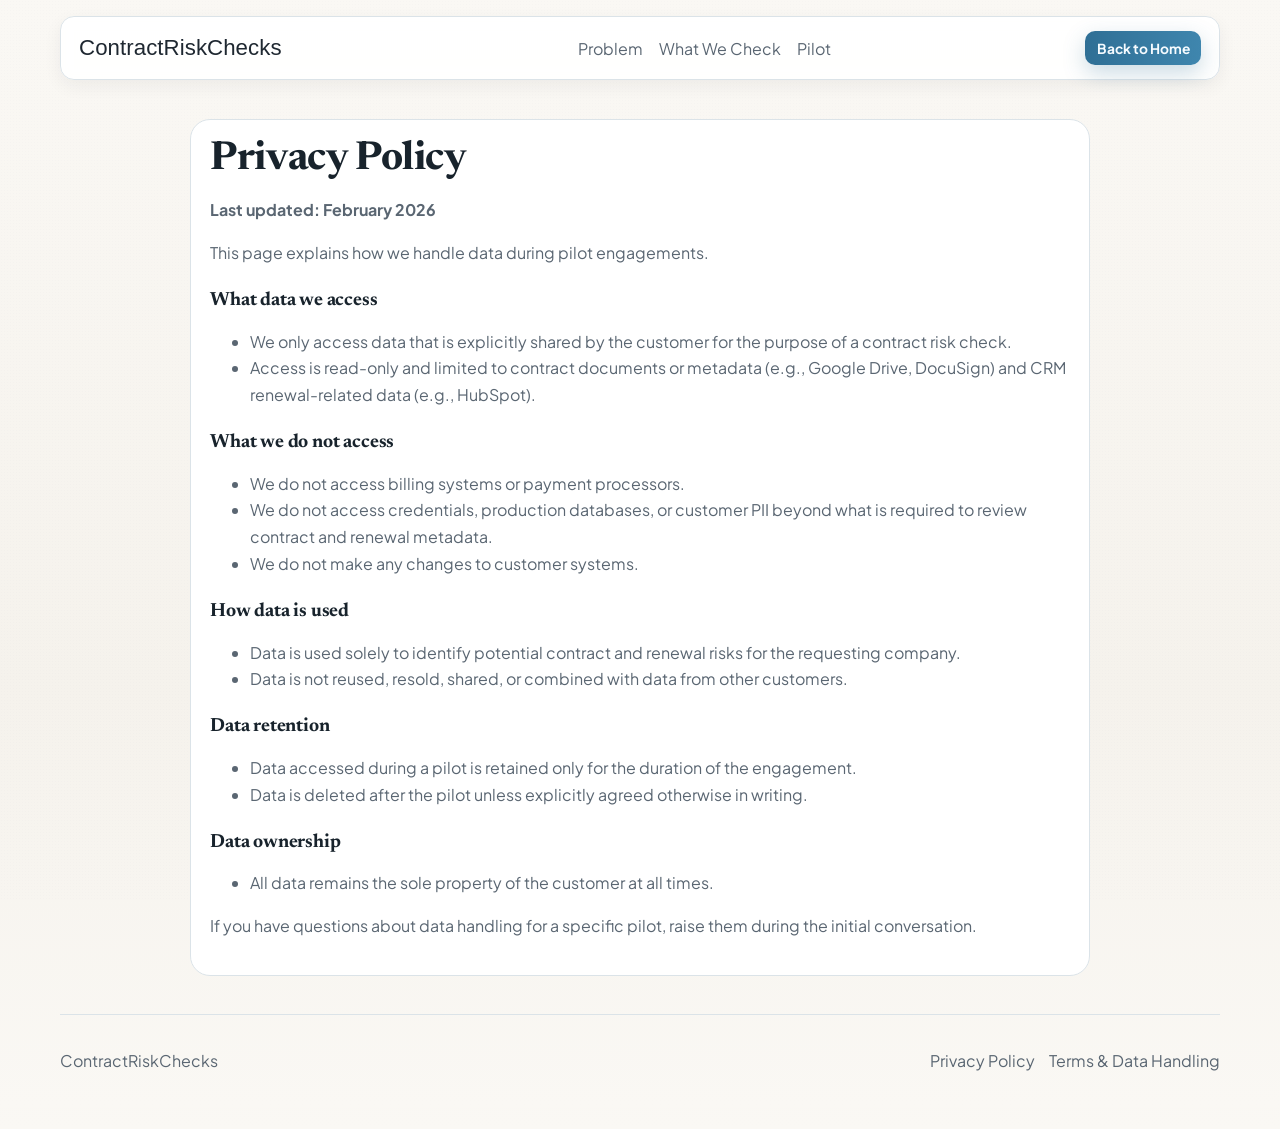
<file: privacy.html>
<!DOCTYPE html>
<html lang="en">
  <head>
    <meta charset="UTF-8" />
    <meta name="viewport" content="width=device-width, initial-scale=1.0" />
    <title>Privacy Policy | ContractRiskChecks</title>
    <meta
      name="description"
      content="Privacy policy for ContractRiskChecks pilot engagements and read-only contract risk checks."
    />
    <meta name="theme-color" content="#f8f6f2" />
    <link rel="icon" type="image/svg+xml" href="assets/favicon.svg" />
    <link rel="shortcut icon" href="assets/favicon.svg" />
    <link rel="preconnect" href="https://fonts.googleapis.com" />
    <link rel="preconnect" href="https://fonts.gstatic.com" crossorigin />
    <link
      href="https://fonts.googleapis.com/css2?family=Newsreader:opsz,wght@6..72,500;6..72,700&family=Plus+Jakarta+Sans:wght@400;500;600;700&display=swap"
      rel="stylesheet"
    />
    <link rel="stylesheet" href="styles.css" />
  </head>
  <body>
    <div class="noise"></div>
    <header class="top-nav glass reveal is-visible">
      <a href="index.html" class="brand" aria-label="ContractRiskChecks home">
        <img
          src="assets/logo-wordmark.svg"
          alt="ContractRiskChecks"
          class="brand-logo"
        />
      </a>
      <nav>
        <a href="index.html#problem">Problem</a>
        <a href="index.html#checks">What We Check</a>
        <a href="index.html#pricing">Pilot</a>
      </nav>
      <a class="btn btn-small" href="index.html">Back to Home</a>
    </header>

    <main class="legal-main">
      <article class="legal-card reveal is-visible">
        <h1>Privacy Policy</h1>
        <p><strong>Last updated: February 2026</strong></p>
        <p>
          This page explains how we handle data during pilot engagements.
        </p>

        <h2>What data we access</h2>
        <ul>
          <li>
            We only access data that is explicitly shared by the customer for the
            purpose of a contract risk check.
          </li>
          <li>
            Access is read-only and limited to contract documents or metadata
            (e.g., Google Drive, DocuSign) and CRM renewal-related data
            (e.g., HubSpot).
          </li>
        </ul>

        <h2>What we do not access</h2>
        <ul>
          <li>We do not access billing systems or payment processors.</li>
          <li>
            We do not access credentials, production databases, or customer PII
            beyond what is required to review contract and renewal metadata.
          </li>
          <li>We do not make any changes to customer systems.</li>
        </ul>

        <h2>How data is used</h2>
        <ul>
          <li>
            Data is used solely to identify potential contract and renewal risks
            for the requesting company.
          </li>
          <li>
            Data is not reused, resold, shared, or combined with data from other
            customers.
          </li>
        </ul>

        <h2>Data retention</h2>
        <ul>
          <li>
            Data accessed during a pilot is retained only for the duration of the
            engagement.
          </li>
          <li>
            Data is deleted after the pilot unless explicitly agreed otherwise in
            writing.
          </li>
        </ul>

        <h2>Data ownership</h2>
        <ul>
          <li>All data remains the sole property of the customer at all times.</li>
        </ul>

        <p>
          If you have questions about data handling for a specific pilot, raise
          them during the initial conversation.
        </p>
      </article>
    </main>

    <footer class="site-footer">
      <p>ContractRiskChecks</p>
      <div>
        <a href="privacy.html">Privacy Policy</a>
        <a href="terms.html">Terms & Data Handling</a>
      </div>
    </footer>
  </body>
</html>
</file>
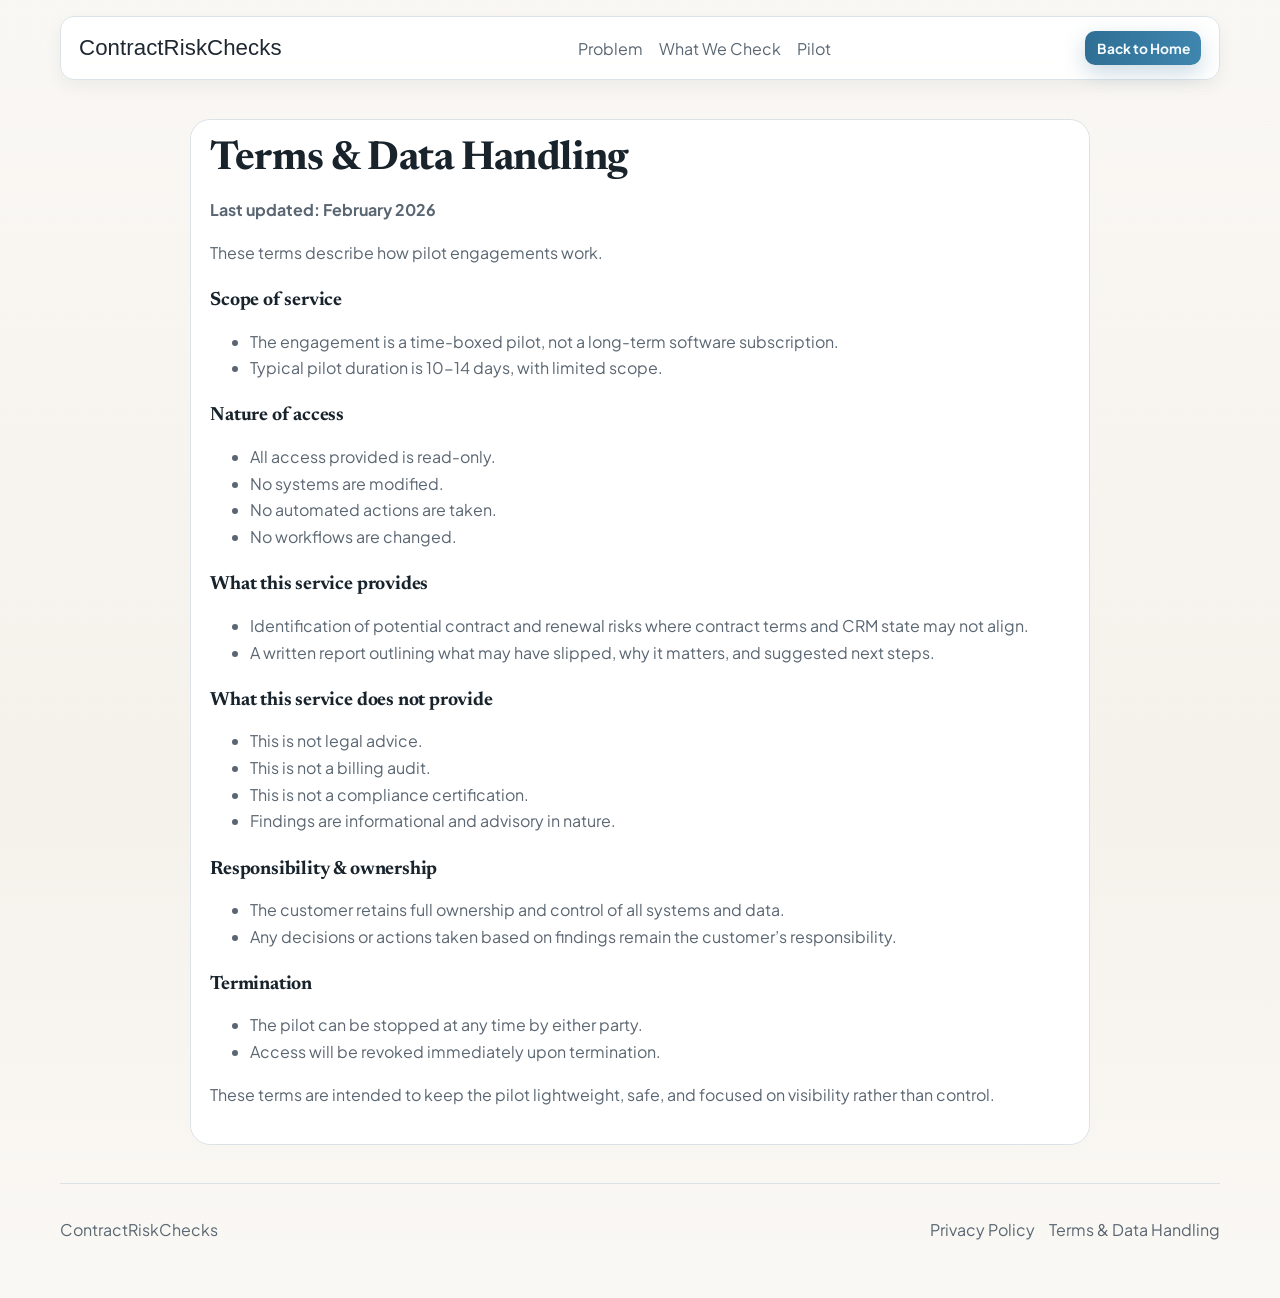
<file: terms.html>
<!DOCTYPE html>
<html lang="en">
  <head>
    <meta charset="UTF-8" />
    <meta name="viewport" content="width=device-width, initial-scale=1.0" />
    <title>Terms & Data Handling | ContractRiskChecks</title>
    <meta
      name="description"
      content="Terms and data handling for ContractRiskChecks pilot engagements."
    />
    <meta name="theme-color" content="#f8f6f2" />
    <link rel="icon" type="image/svg+xml" href="assets/favicon.svg" />
    <link rel="shortcut icon" href="assets/favicon.svg" />
    <link rel="preconnect" href="https://fonts.googleapis.com" />
    <link rel="preconnect" href="https://fonts.gstatic.com" crossorigin />
    <link
      href="https://fonts.googleapis.com/css2?family=Newsreader:opsz,wght@6..72,500;6..72,700&family=Plus+Jakarta+Sans:wght@400;500;600;700&display=swap"
      rel="stylesheet"
    />
    <link rel="stylesheet" href="styles.css" />
  </head>
  <body>
    <div class="noise"></div>
    <header class="top-nav glass reveal is-visible">
      <a href="index.html" class="brand" aria-label="ContractRiskChecks home">
        <img
          src="assets/logo-wordmark.svg"
          alt="ContractRiskChecks"
          class="brand-logo"
        />
      </a>
      <nav>
        <a href="index.html#problem">Problem</a>
        <a href="index.html#checks">What We Check</a>
        <a href="index.html#pricing">Pilot</a>
      </nav>
      <a class="btn btn-small" href="index.html">Back to Home</a>
    </header>

    <main class="legal-main">
      <article class="legal-card reveal is-visible">
        <h1>Terms &amp; Data Handling</h1>
        <p><strong>Last updated: February 2026</strong></p>
        <p>These terms describe how pilot engagements work.</p>

        <h2>Scope of service</h2>
        <ul>
          <li>
            The engagement is a time-boxed pilot, not a long-term software
            subscription.
          </li>
          <li>Typical pilot duration is 10-14 days, with limited scope.</li>
        </ul>

        <h2>Nature of access</h2>
        <ul>
          <li>All access provided is read-only.</li>
          <li>No systems are modified.</li>
          <li>No automated actions are taken.</li>
          <li>No workflows are changed.</li>
        </ul>

        <h2>What this service provides</h2>
        <ul>
          <li>
            Identification of potential contract and renewal risks where contract
            terms and CRM state may not align.
          </li>
          <li>
            A written report outlining what may have slipped, why it matters, and
            suggested next steps.
          </li>
        </ul>

        <h2>What this service does not provide</h2>
        <ul>
          <li>This is not legal advice.</li>
          <li>This is not a billing audit.</li>
          <li>This is not a compliance certification.</li>
          <li>Findings are informational and advisory in nature.</li>
        </ul>

        <h2>Responsibility &amp; ownership</h2>
        <ul>
          <li>
            The customer retains full ownership and control of all systems and
            data.
          </li>
          <li>
            Any decisions or actions taken based on findings remain the
            customer’s responsibility.
          </li>
        </ul>

        <h2>Termination</h2>
        <ul>
          <li>The pilot can be stopped at any time by either party.</li>
          <li>Access will be revoked immediately upon termination.</li>
        </ul>

        <p>
          These terms are intended to keep the pilot lightweight, safe, and
          focused on visibility rather than control.
        </p>
      </article>
    </main>

    <footer class="site-footer">
      <p>ContractRiskChecks</p>
      <div>
        <a href="privacy.html">Privacy Policy</a>
        <a href="terms.html">Terms & Data Handling</a>
      </div>
    </footer>
  </body>
</html>
</file>
<file: styles.css>
:root {
  --bg: #f8f6f2;
  --bg-alt: #f3f0e9;
  --surface: #ffffff;
  --surface-soft: #fcfbf8;
  --text: #1b2731;
  --muted: #5a6672;
  --line: #dbe3e8;
  --line-strong: #c6d1d9;
  --brand: #2f6f95;
  --brand-deep: #25546f;
  --ok: #2a7e73;
  --warn: #9a6f16;
  --risk: #aa3f4d;
  --shadow: 0 6px 18px rgba(27, 39, 49, 0.06);
  --radius-lg: 20px;
  --radius-md: 12px;
  --max: 1160px;
}

* {
  box-sizing: border-box;
}

html,
body {
  margin: 0;
  padding: 0;
  background: linear-gradient(180deg, #faf8f4 0%, #f5f2ec 62%, #faf8f4 100%);
  color: var(--text);
  font-family: "Plus Jakarta Sans", sans-serif;
}

.noise {
  pointer-events: none;
  position: fixed;
  inset: 0;
  z-index: 0;
  opacity: 0.012;
  background-image: radial-gradient(rgba(26, 39, 48, 1) 0.45px, transparent 0.45px);
  background-size: 3px 3px;
}

main,
header,
footer {
  position: relative;
  z-index: 2;
}

h1,
h2,
h3,
.brand {
  font-family: "Newsreader", serif;
  letter-spacing: -0.01em;
  margin: 0;
  color: #18232c;
}

.section-pad {
  width: min(var(--max), calc(100% - 2.4rem));
  margin: 0 auto;
  padding: 3.5rem 0;
}

.top-nav {
  width: min(var(--max), calc(100% - 2.4rem));
  margin: 1rem auto 0;
  padding: 0.85rem 1.1rem;
  border-radius: 14px;
  border: 1px solid var(--line);
  display: flex;
  align-items: center;
  justify-content: space-between;
  gap: 1rem;
}

.glass {
  backdrop-filter: blur(6px);
  background: rgba(255, 255, 255, 0.92);
  box-shadow: var(--shadow);
}

.brand {
  text-decoration: none;
  display: inline-flex;
  align-items: center;
  line-height: 1;
}

.brand-logo {
  width: 246px;
  max-width: 100%;
  height: auto;
  display: block;
}

nav {
  display: flex;
  flex-wrap: wrap;
  gap: 1rem;
}

nav a,
.site-footer a,
.inline-link {
  color: var(--muted);
  text-decoration: none;
  transition: color 0.2s ease;
}

nav a:hover,
.site-footer a:hover,
.inline-link:hover {
  color: var(--brand);
}

.hero {
  padding-top: 4.5rem;
}

.hero-grid,
.split,
.problem-grid,
.process-grid,
.about-grid {
  display: grid;
  gap: 1.5rem;
}

.hero-grid {
  grid-template-columns: 1.2fr 0.9fr;
  align-items: stretch;
}

.eyebrow {
  display: inline-block;
  margin-bottom: 1rem;
  padding: 0.26rem 0.68rem;
  border-radius: 999px;
  border: 1px solid rgba(47, 111, 149, 0.3);
  background: rgba(47, 111, 149, 0.07);
  color: var(--brand-deep);
  font-size: 0.74rem;
  font-weight: 600;
  text-transform: uppercase;
  letter-spacing: 0.07em;
}

h1 {
  font-size: clamp(2rem, 4.5vw, 3.7rem);
  line-height: 1.06;
}

h1 span {
  display: block;
  margin-top: 0.62rem;
  font-size: clamp(1.2rem, 2.05vw, 1.88rem);
  font-weight: 500;
  color: #304d61;
}

h2 {
  font-size: clamp(1.56rem, 2.95vw, 2.42rem);
  line-height: 1.16;
}

h3 {
  font-size: 1.25rem;
}

.lead,
.split p,
.note,
.final-cta p,
.legal-card p,
.legal-card li,
.timeline p,
.card li,
.process-card li,
.about-card li,
.pricing-box li,
.fit-item,
td {
  color: var(--muted);
  line-height: 1.68;
}

.lead {
  max-width: 62ch;
  margin: 1.24rem 0 1.7rem;
  font-size: 1.02rem;
}

.cta-row {
  display: flex;
  flex-wrap: wrap;
  gap: 0.7rem;
}

.btn {
  display: inline-flex;
  align-items: center;
  justify-content: center;
  text-decoration: none;
  border: 0;
  border-radius: 10px;
  padding: 0.8rem 1.1rem;
  color: #f5fbff;
  background: linear-gradient(92deg, var(--brand), #3f86ae);
  font-weight: 700;
  box-shadow: 0 8px 22px rgba(47, 111, 149, 0.25);
  transition: transform 0.18s ease;
}

.btn:hover {
  transform: translateY(-1px);
}

.btn-small {
  padding: 0.52rem 0.72rem;
  font-size: 0.86rem;
}

.btn-ghost {
  color: var(--brand-deep);
  border: 1px solid rgba(37, 84, 111, 0.26);
  background: rgba(255, 255, 255, 0.94);
  box-shadow: none;
}

.hero-points {
  margin: 1.4rem 0 0;
  padding: 0;
  list-style: none;
  display: flex;
  flex-wrap: wrap;
  gap: 0.7rem;
}

.hero-points li {
  padding: 0.38rem 0.74rem;
  border-radius: 999px;
  border: 1px solid var(--line);
  background: transparent;
  color: #3d5567;
  font-size: 0.88rem;
}

.hero-panel {
  border: 1px solid var(--line);
  border-radius: var(--radius-lg);
  padding: 1.25rem;
}

.panel-head {
  display: flex;
  justify-content: space-between;
  align-items: center;
  gap: 0.9rem;
  margin-bottom: 1rem;
}

.badge {
  font-size: 0.72rem;
  text-transform: uppercase;
  letter-spacing: 0.07em;
  border: 1px solid rgba(47, 111, 149, 0.34);
  color: #2f6f95;
  border-radius: 999px;
  padding: 0.24rem 0.56rem;
}

.signal-list {
  display: grid;
  gap: 0.66rem;
}

.signal-list article {
  border: 1px solid var(--line);
  border-left: 3px solid rgba(47, 111, 149, 0.22);
  border-radius: 10px;
  padding: 0.82rem;
  background: #fefdfb;
}

.signal-list p {
  margin: 0;
  font-size: 0.92rem;
}

.signal-title {
  color: #24323d;
  margin-bottom: 0.22rem !important;
  font-weight: 600;
}

.section-head {
  max-width: 780px;
}

.problem-grid {
  grid-template-columns: repeat(3, 1fr);
  margin-top: 1.1rem;
}

.card,
.process-card,
.about-card,
.pricing-box {
  border: 1px solid var(--line);
  border-radius: var(--radius-lg);
  background: var(--surface);
  box-shadow: none;
  padding: 1.06rem;
}

.card ul,
.process-card ul,
.about-card ul,
.pricing-box ul {
  margin: 0.6rem 0 0;
  padding-left: 1rem;
}

.danger {
  border-color: rgba(170, 63, 77, 0.3);
  background: #fff8f8;
}

.split {
  grid-template-columns: 1fr 1fr;
  align-items: start;
}

.pill-row {
  margin-top: 1rem;
  display: flex;
  flex-wrap: wrap;
  gap: 0.5rem;
}

.pill {
  padding: 0.33rem 0.64rem;
  border-radius: 999px;
  border: 1px solid rgba(42, 126, 115, 0.3);
  background: rgba(42, 126, 115, 0.08);
  color: var(--ok);
  font-size: 0.84rem;
}

.timeline {
  display: grid;
  gap: 0.74rem;
}

.timeline article {
  display: grid;
  grid-template-columns: 52px 1fr;
  gap: 0.82rem;
  border: 1px solid var(--line);
  border-radius: var(--radius-md);
  background: var(--surface-soft);
  padding: 0.8rem;
}

.timeline span {
  width: 40px;
  height: 40px;
  border-radius: 50%;
  display: grid;
  place-items: center;
  border: 1px solid rgba(47, 111, 149, 0.32);
  color: var(--brand);
  font-family: "Plus Jakarta Sans", sans-serif;
  font-weight: 700;
}

.timeline h3 {
  margin: 0;
  font-size: 1.02rem;
}

.timeline p {
  margin: 0.25rem 0 0;
}

.process-grid {
  margin-top: 1.1rem;
  grid-template-columns: repeat(3, 1fr);
}

.fit-grid {
  margin-top: 1rem;
  display: grid;
  grid-template-columns: repeat(2, 1fr);
  gap: 0.75rem;
}

.fit-item {
  border: 1px solid var(--line);
  border-radius: 12px;
  background: #fff;
  padding: 0.72rem;
}

.table-wrap {
  margin-top: 1rem;
  border: 1px solid var(--line-strong);
  border-radius: var(--radius-lg);
  background: #fff;
  overflow-x: auto;
  box-shadow: none;
}

table {
  width: 100%;
  border-collapse: collapse;
  min-width: 760px;
}

th,
td {
  padding: 0.82rem;
  text-align: left;
  border-bottom: 1px solid #e7edf1;
}

th {
  font-family: "Plus Jakarta Sans", sans-serif;
  font-size: 0.9rem;
  color: #2a3c49;
  letter-spacing: 0.02em;
}

.status {
  display: inline-flex;
  font-size: 0.79rem;
  padding: 0.24rem 0.52rem;
  border-radius: 999px;
  border: 1px solid;
}

.open {
  color: #256d8f;
  border-color: rgba(37, 109, 143, 0.45);
}

.warn {
  color: var(--warn);
  border-color: rgba(154, 111, 22, 0.5);
}

.risk {
  color: var(--risk);
  border-color: rgba(170, 63, 77, 0.5);
}

.note {
  margin-top: 0.8rem;
}

.pricing {
  display: grid;
  place-items: center;
}

.pricing-box {
  max-width: 720px;
  width: 100%;
  text-align: center;
  background: #fff;
}

.pricing-box ul {
  list-style: none;
  padding: 0;
}

.pricing-box li {
  margin: 0.28rem 0;
}

.price {
  margin: 0.8rem 0;
  font-family: "Newsreader", serif;
  font-size: clamp(1.8rem, 4vw, 2.44rem);
  color: #1f4e69;
}

.about-grid {
  grid-template-columns: 1fr 1fr;
}

.faq-list {
  margin-top: 1.1rem;
  display: grid;
  gap: 0.65rem;
}

.faq-list details {
  border: 1px solid var(--line);
  border-radius: 12px;
  background: #fff;
  padding: 0.82rem 0.95rem;
}

.faq-list summary {
  cursor: pointer;
  list-style: none;
  font-weight: 600;
  color: #223644;
  position: relative;
  padding-right: 1.3rem;
}

.faq-list summary::-webkit-details-marker {
  display: none;
}

.faq-list summary::after {
  content: "+";
  position: absolute;
  right: 0;
  top: 0;
  color: #5b7386;
  font-weight: 600;
}

.faq-list details[open] summary::after {
  content: "−";
}

.faq-list p {
  margin: 0.62rem 0 0;
  color: var(--muted);
  line-height: 1.62;
}

.final-cta {
  margin-bottom: 2rem;
  border: 1px solid var(--line);
  border-radius: var(--radius-lg);
  background: #fff;
  box-shadow: none;
  text-align: center;
}

.site-footer {
  width: min(var(--max), calc(100% - 2.4rem));
  margin: 0 auto 1.4rem;
  padding: 1.2rem 0;
  border-top: 1px solid var(--line);
  display: flex;
  align-items: center;
  justify-content: space-between;
  gap: 1rem;
  color: var(--muted);
}

.site-footer div {
  display: flex;
  gap: 0.9rem;
}

.legal-main {
  width: min(900px, calc(100% - 2rem));
  margin: 2.4rem auto;
}

.legal-card {
  border: 1px solid var(--line);
  border-radius: var(--radius-lg);
  background: #fff;
  box-shadow: none;
  padding: 1.2rem;
}

.legal-card h1 {
  font-size: clamp(1.6rem, 4vw, 2.5rem);
}

.legal-card h2 {
  margin-top: 1.45rem;
  font-size: 1.2rem;
}

.reveal {
  opacity: 0;
  transform: translateY(16px);
  transition: opacity 0.5s ease, transform 0.5s ease;
}

.reveal.is-visible {
  opacity: 1;
  transform: translateY(0);
}

/* Video Section */
#explainer {
  text-align: center;
}

#explainer .section-head {
  margin: 0 auto 2.5rem;
}

.video-container {
  max-width: 960px;
  margin: 0 auto;
  border-radius: var(--radius-lg);
  overflow: hidden;
  border: 1px solid var(--line);
  line-height: 0;
  transition: transform 0.3s ease, box-shadow 0.3s ease;
  background: #000;
}

.video-container:hover {
  transform: translateY(-4px);
  box-shadow: 0 12px 32px rgba(27, 39, 49, 0.12);
}

.video-container video {
  width: 100%;
  height: auto;
  display: block;
  aspect-ratio: 16 / 9;
  object-fit: cover;
}

@media (max-width: 1070px) {
  .hero-grid,
  .split,
  .problem-grid,
  .process-grid,
  .fit-grid,
  .about-grid {
    grid-template-columns: 1fr;
  }

  .top-nav {
    flex-wrap: wrap;
  }

  nav {
    order: 3;
    width: 100%;
    justify-content: center;
  }

  .brand-logo {
    width: 210px;
  }

  .site-footer {
    flex-direction: column;
    align-items: flex-start;
  }
}
</file>
